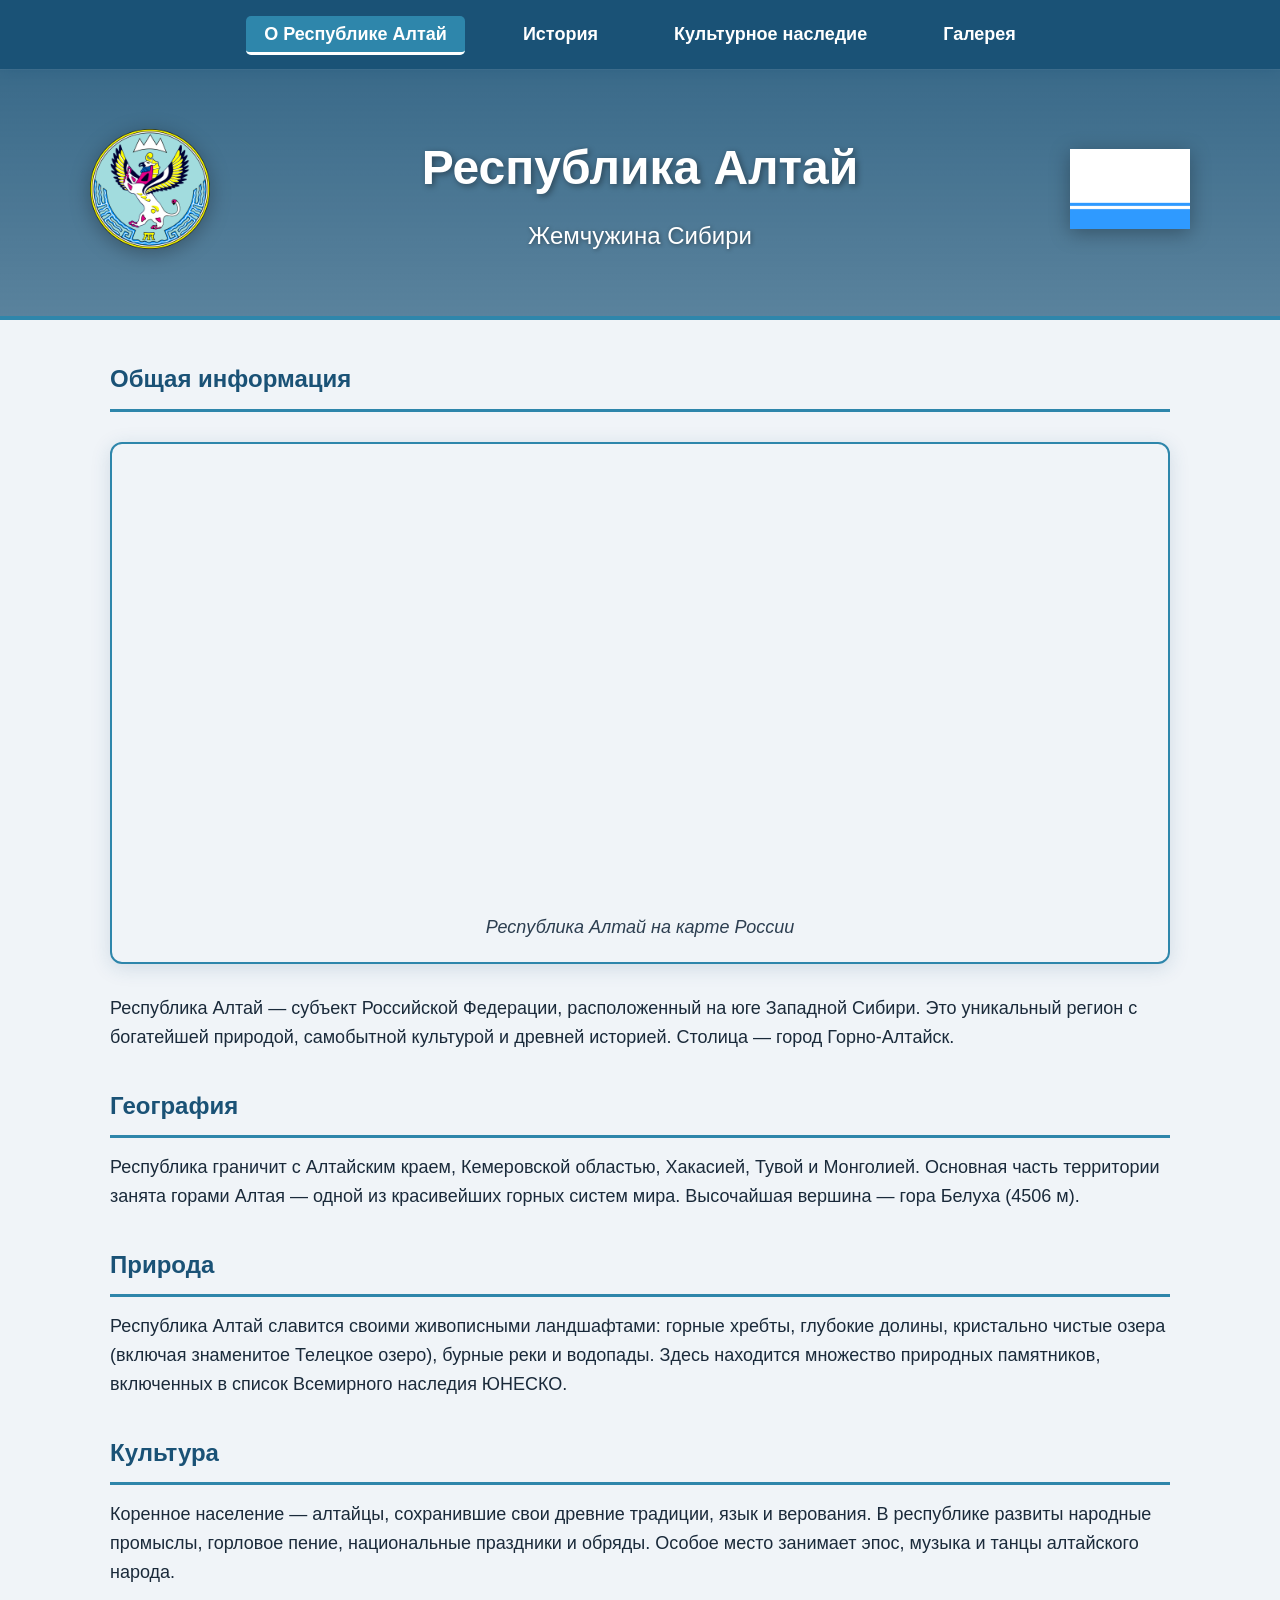
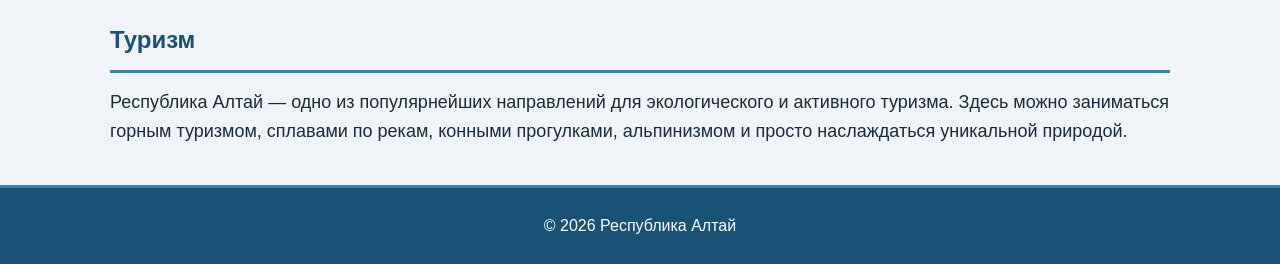
<file: index.html>
<!DOCTYPE html>
<html lang="ru">
<head>
    <meta charset="UTF-8">
    <meta name="viewport" content="width=device-width, initial-scale=1.0">
    <title>Республика Алтай</title>
    <link rel="stylesheet" href="Style.css">
</head>
<body>
    <header>
        <nav>
            <ul>
                <li><a href="index.html" class="active">О Республике Алтай</a></li>
                <li><a href="история.html">История</a></li>
                <li><a href="Культурное наследие Республики Алтай.html">Культурное наследие</a></li>
                <li><a href="галерея.html">Галерея</a></li>
            </ul>
        </nav>
    </header>
    <main>
        <section class="hero">
            <div class="hero-content">
                <!-- ГЕРБ слева -->
                <div class="hero-symbol left">
                    <img src="герб ра.png" alt="Герб Республики Алтай" class="symbol-img">
                </div>
                
                <!-- ЗАГОЛОВОК по центру -->
                <div class="hero-title">
                    <h1>Республика Алтай</h1>
                    <p>Жемчужина Сибири</p>
                </div>
                
                <!-- ФЛАГ справа -->
                <div class="hero-symbol right">
                    <img src="флаг ра.png" alt="Флаг Республики Алтай" class="symbol-img">
                </div>
            </div>
        </section>
        <section class="content">
            <h2>Общая информация</h2>
            
            <!-- КАРТА РЕСПУБЛИКИ АЛТАЙ -->
            <div class="map-container">
                <iframe src="https://www.google.com/maps/embed?pb=!1m18!1m12!1m3!1d1995671.4480268098!2d82.6227288857518!3d51.44045087919906!2m3!1f0!2f0!3f0!3m2!1i1024!2i768!4f13.1!3m3!1m2!1s0x42c94c85f09b338d%3A0x39c63875c3b731b7!2z0KDQtdGB0L_Rg9Cx0LvQuNC60LAg0JDQu9GC0LDQuQ!5e0!3m2!1sru!2sru!4v1700000000000!5m2!1sru!2sru" 
                        width="100%" 
                        height="450" 
                        style="border:0; border-radius: 12px;" 
                        allowfullscreen="" 
                        loading="lazy" 
                        referrerpolicy="no-referrer-when-downgrade">
                </iframe>
                <p class="image-caption">Республика Алтай на карте России</p>
            </div>
            
            <p>Республика Алтай — субъект Российской Федерации, расположенный на юге Западной Сибири. Это уникальный регион с богатейшей природой, самобытной культурой и древней историей. Столица — город Горно-Алтайск.</p>
            
            <h2>География</h2>
            <p>Республика граничит с Алтайским краем, Кемеровской областью, Хакасией, Тувой и Монголией. Основная часть территории занята горами Алтая — одной из красивейших горных систем мира. Высочайшая вершина — гора Белуха (4506 м).</p>
            
            <h2>Природа</h2>
            <p>Республика Алтай славится своими живописными ландшафтами: горные хребты, глубокие долины, кристально чистые озера (включая знаменитое Телецкое озеро), бурные реки и водопады. Здесь находится множество природных памятников, включенных в список Всемирного наследия ЮНЕСКО.</p>
            
            <h2>Культура</h2>
            <p>Коренное население — алтайцы, сохранившие свои древние традиции, язык и верования. В республике развиты народные промыслы, горловое пение, национальные праздники и обряды. Особое место занимает эпос, музыка и танцы алтайского народа.</p>
            
            <h2>Туризм</h2>
            <p>Республика Алтай — одно из популярнейших направлений для экологического и активного туризма. Здесь можно заниматься горным туризмом, сплавами по рекам, конными прогулками, альпинизмом и просто наслаждаться уникальной природой.</p>
        </section>
    </main>
    <footer>
        <p>&copy; 2026 Республика Алтай</p>
    </footer>
</body>
</html>
</file>
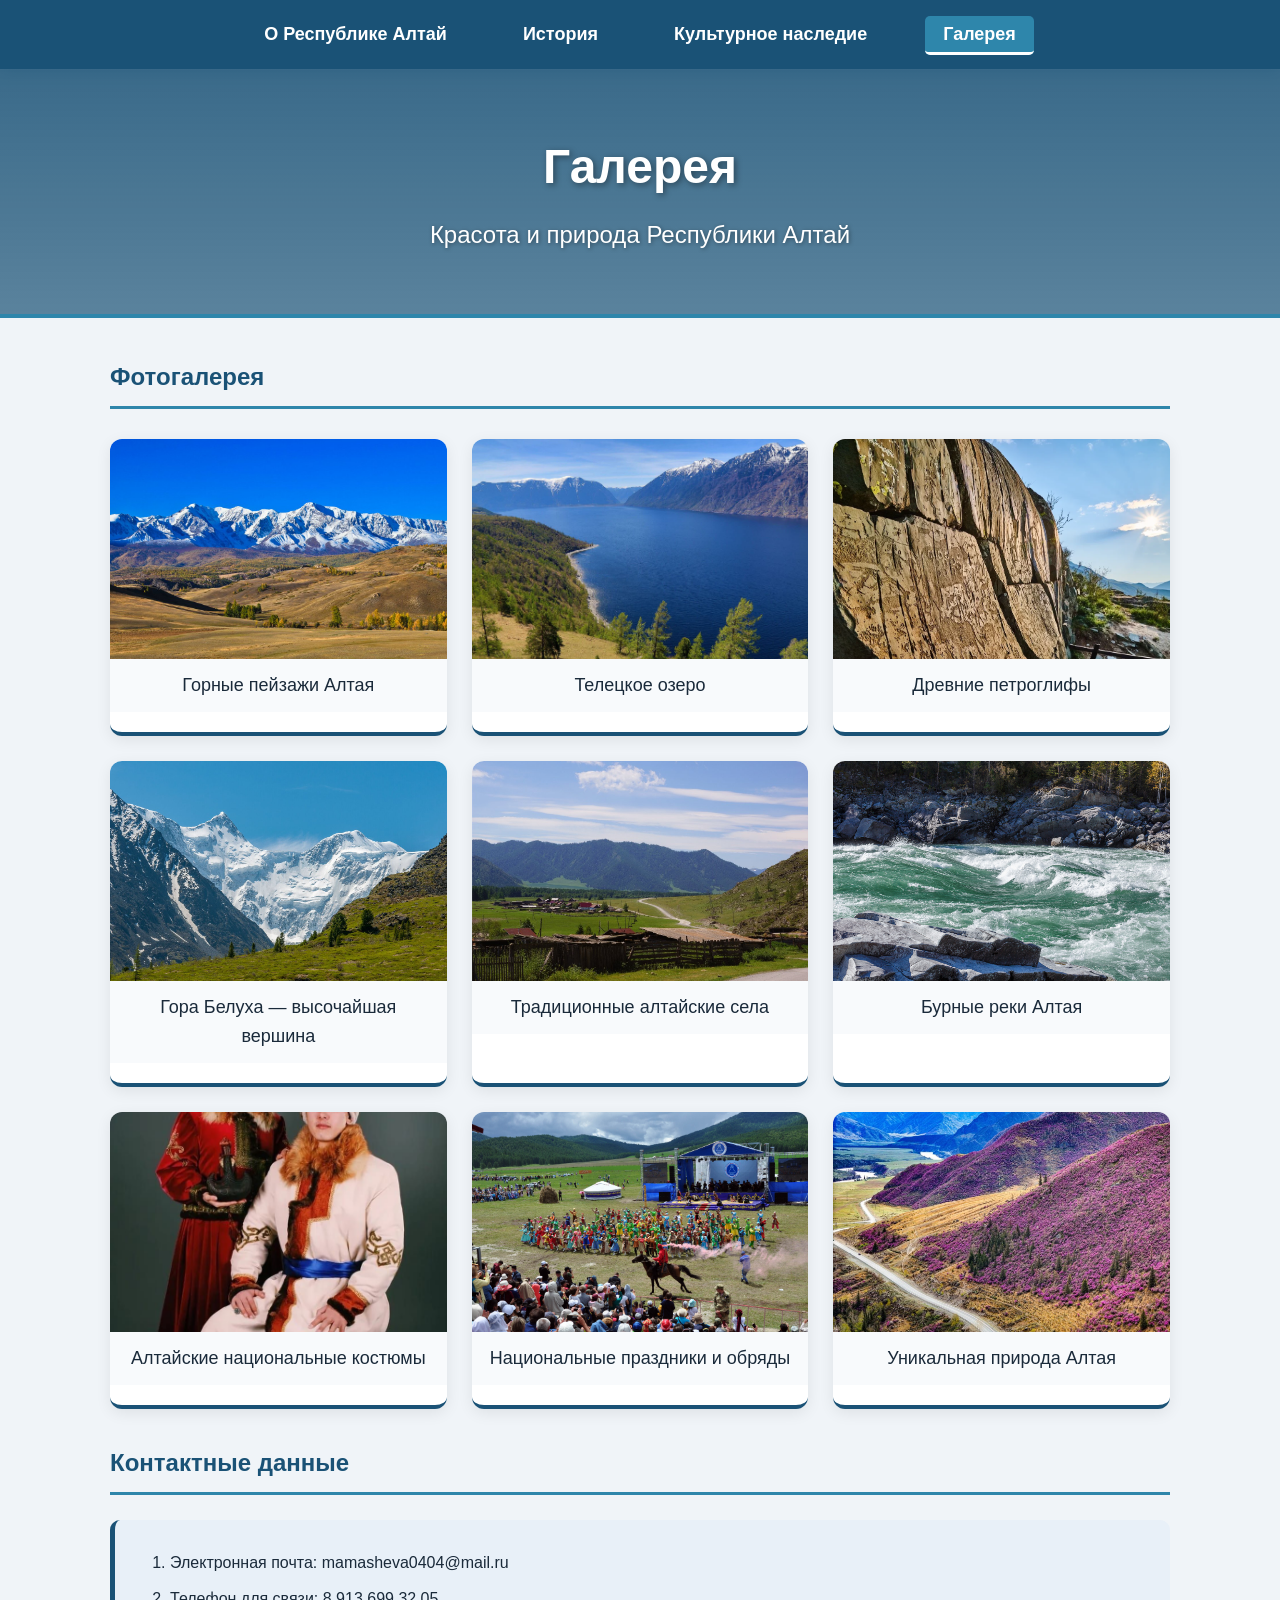
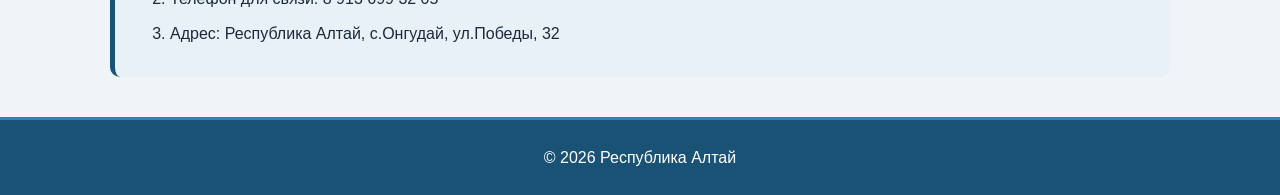
<file: галерея.html>
<!DOCTYPE html>
<html lang="ru">
<head>
    <meta charset="UTF-8">
    <meta name="viewport" content="width=device-width, initial-scale=1.0">
    <title>Галерея - Республика Алтай</title>
    <link rel="stylesheet" href="Style.css">
    <link rel="stylesheet" href="галерея.css">
</head>
<body>
    <header>
        <nav>
            <ul>
                <li><a href="index.html">О Республике Алтай</a></li>
                <li><a href="история.html">История</a></li>
                <li><a href="Культурное наследие Республики Алтай.html">Культурное наследие</a></li>
                <li><a href="галерея.html" class="active">Галерея</a></li>
            </ul>
        </nav>
    </header>
    <main>
        <section class="hero">
            <h1>Галерея</h1>
            <p>Красота и природа Республики Алтай</p>
        </section>
        <section class="content">
            <h2>Фотогалерея</h2>
            <div class="gallery-grid">
                <div class="gallery-item">
                    <img src="горы алтая.png" alt="Горы Алтая">
                    <p class="gallery-caption">Горные пейзажи Алтая</p>
                </div>
                <div class="gallery-item">
                    <img src="телецкое озеро.png" alt="Телецкое озеро">
                    <p class="gallery-caption">Телецкое озеро</p>
                </div>
                <div class="gallery-item">
                    <img src="петроглифы калбак-таш.png" alt="Петроглифы">
                    <p class="gallery-caption">Древние петроглифы</p>
                </div>
                <div class="gallery-item">
                    <img src="гора белуха.png" alt="Гора Белуха">
                    <p class="gallery-caption">Гора Белуха — высочайшая вершина</p>
                </div>
                <div class="gallery-item">
                    <img src="село.png" alt="Алтайское село">
                    <p class="gallery-caption">Традиционные алтайские села</p>
                </div>
                <div class="gallery-item">
                    <img src="река.png" alt="Реки Алтая">
                    <p class="gallery-caption">Бурные реки Алтая</p>
                </div>
                <div class="gallery-item">
                    <img src="костюм.png" alt="Алтайский национальный костюм">
                    <p class="gallery-caption">Алтайские национальные костюмы</p>
                </div>
                <div class="gallery-item">
                    <img src="эл-ойын.png" alt="Алтайский праздник">
                    <p class="gallery-caption">Национальные праздники и обряды</p>
                </div>
                <div class="gallery-item">
                    <img src="маральник.png" alt="Природа Алтая">
                    <p class="gallery-caption">Уникальная природа Алтая</p>
                </div>
            </div>

            <h2>Контактные данные</h2>
            <div class="instruction-box">
                <ol>
                    <li>Электронная почта: mamasheva0404@mail.ru</li>
                    <li>Телефон для  связи: 8 913 699 32 05</li>
                    <li>Адрес: Республика Алтай, с.Онгудай, ул.Победы, 32</code></li>
                </ol>
            </div>
        </section>
    </main>
    <footer>
        <p>&copy; 2026 Республика Алтай</p>
    </footer>
</body>
</html>
</file>
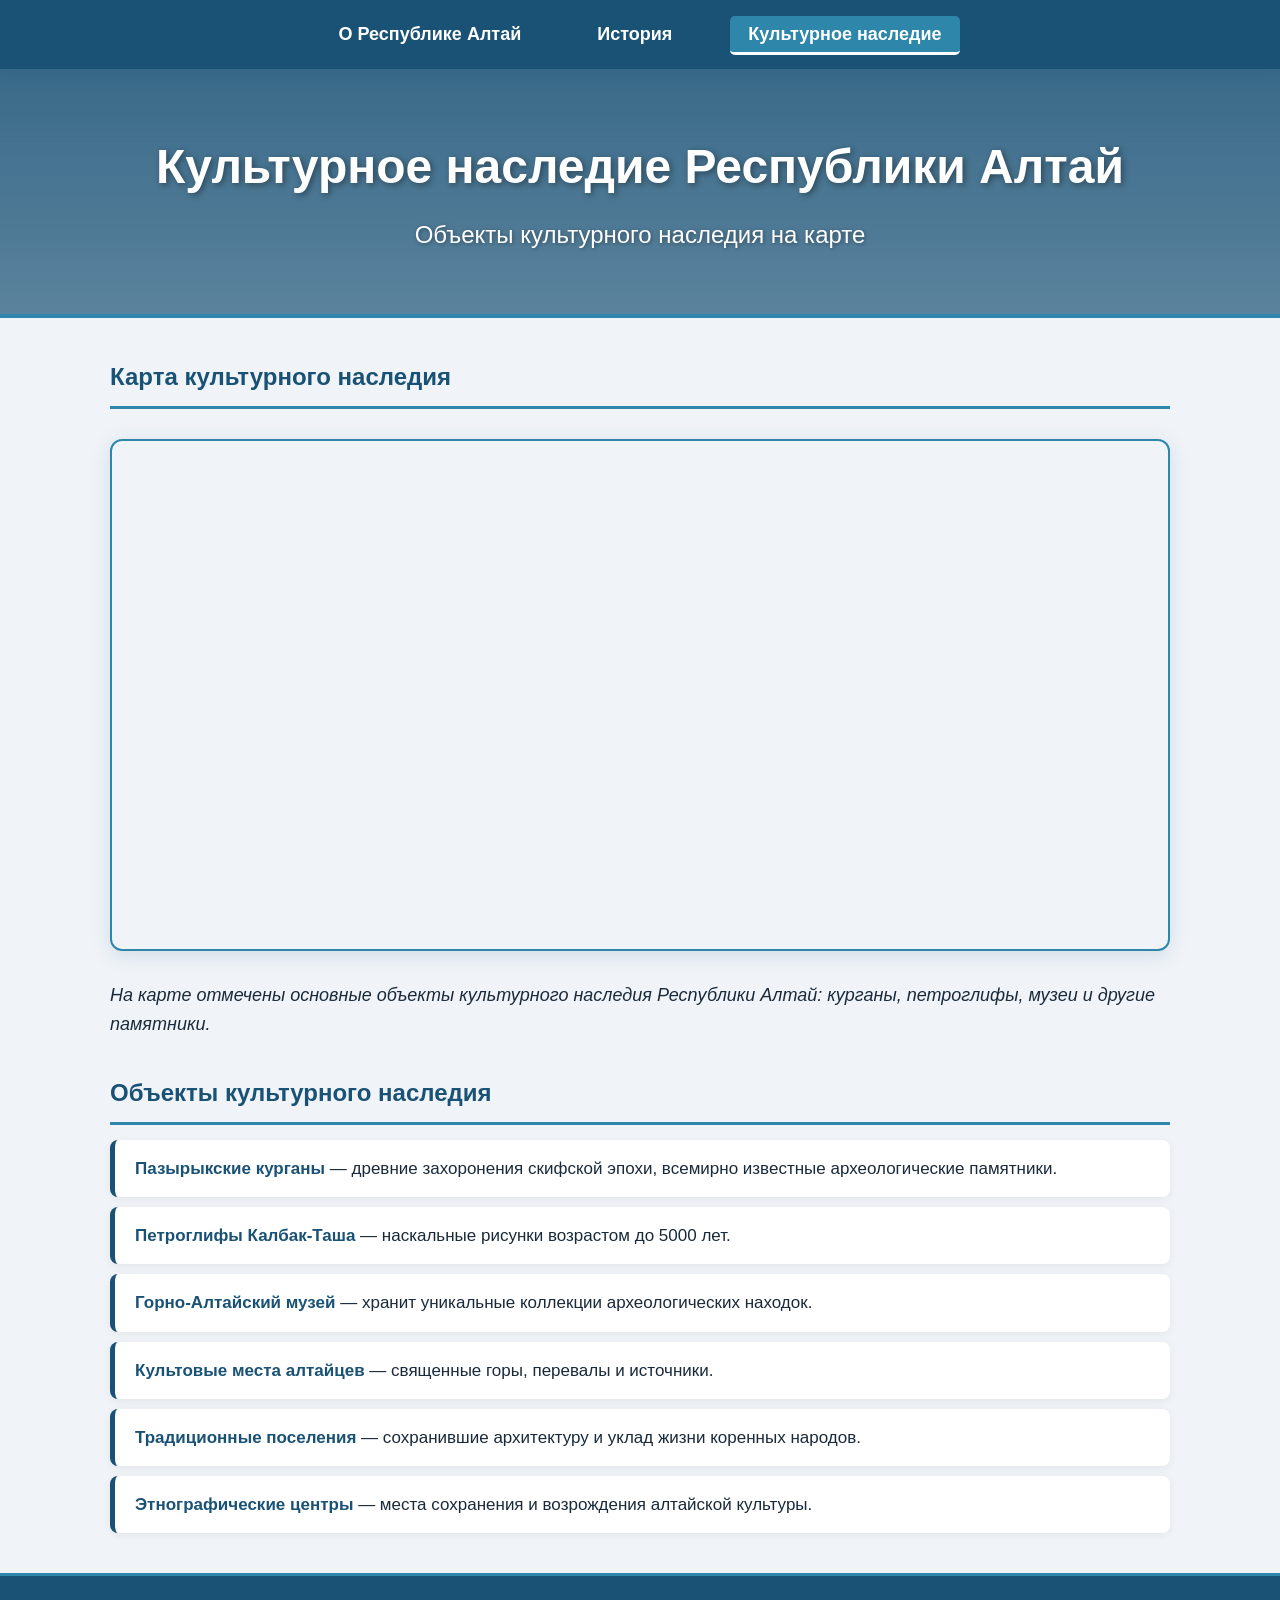
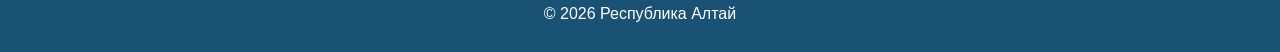
<file: ДОСТОПРИМЕЧАТЕЛЬНОСТИ.html>
﻿<!DOCTYPE html>
<html lang="ru">
<head>
    <meta charset="UTF-8">
    <meta name="viewport" content="width=device-width, initial-scale=1.0">
    <title>Культурное наследие Республики Алтай</title>
    <link rel="stylesheet" href="Style.css">
    <link rel="stylesheet" href="достопримечательности.css">
</head>
<body>
    <header>
        <nav>
            <ul>
                <li><a href="index.html">О Республике Алтай</a></li>
                <li><a href="история.html">История</a></li>
                <li><a href="культурное-наследие.html" class="active">Культурное наследие</a></li>
            </ul>
        </nav>
    </header>
    <main>
        <section class="hero">
            <h1>Культурное наследие Республики Алтай</h1>
            <p>Объекты культурного наследия на карте</p>
        </section>
        <section class="content">
            <h2>Карта культурного наследия</h2>
            <div class="map-container">
                <!-- Здесь будет ваша карта культурного наследия -->
                <iframe src="https://www.google.com/maps/embed?pb=!1m18!1m12!1m3!1d1995671.4480268098!2d82.6227288857518!3d51.44045087919906!2m3!1f0!2f0!3f0!3m2!1i1024!2i768!4f13.1!3m3!1m2!1s0x42c94c85f09b338d%3A0x39c63875c3b731b7!2z0KDQtdGB0L_Rg9Cx0LvQuNC60LAg0JDQu9GC0LDQuQ!5e0!3m2!1sru!2sru!4v1700000000000!5m2!1sru!2sru" 
                        width="100%" 
                        height="500" 
                        style="border:0;" 
                        allowfullscreen="" 
                        loading="lazy">
                </iframe>
            </div>
            <p><em>На карте отмечены основные объекты культурного наследия Республики Алтай: курганы, петроглифы, музеи и другие памятники.</em></p>
            
            <h2>Объекты культурного наследия</h2>
            <ul class="heritage-list">
                <li><strong>Пазырыкские курганы</strong> — древние захоронения скифской эпохи, всемирно известные археологические памятники.</li>
                <li><strong>Петроглифы Калбак-Таша</strong> — наскальные рисунки возрастом до 5000 лет.</li>
                <li><strong>Горно-Алтайский музей</strong> — хранит уникальные коллекции археологических находок.</li>
                <li><strong>Культовые места алтайцев</strong> — священные горы, перевалы и источники.</li>
                <li><strong>Традиционные поселения</strong> — сохранившие архитектуру и уклад жизни коренных народов.</li>
                <li><strong>Этнографические центры</strong> — места сохранения и возрождения алтайской культуры.</li>
            </ul>
        </section>
    </main>
    <footer>
        <p>&copy; 2026 Республика Алтай</p>
    </footer>
</body>
</html>
</file>
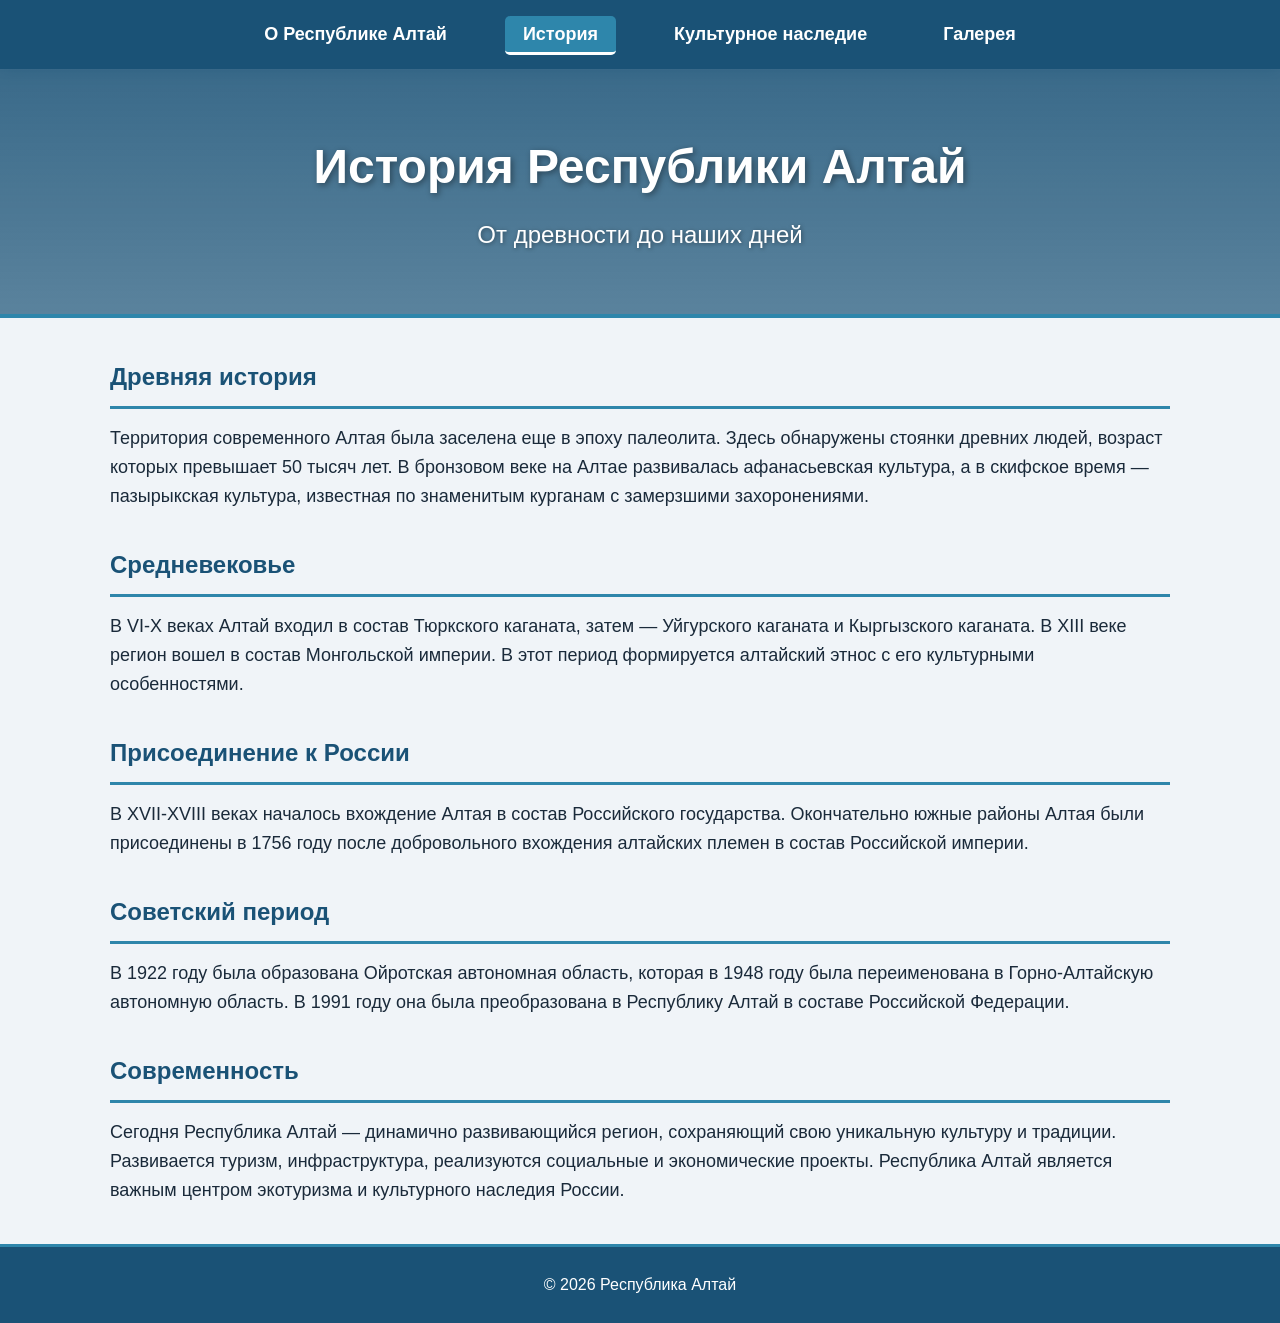
<file: история.html>
﻿<!DOCTYPE html>
<html lang="ru">
<head>
    <meta charset="UTF-8">
    <meta name="viewport" content="width=device-width, initial-scale=1.0">
    <title>История Республики Алтай</title>
    <link rel="stylesheet" href="Style.css">
    <link rel="stylesheet" href="история.css">
</head>
<body>
    <header>
        <nav>
            <ul>
                <li><a href="index.html">О Республике Алтай</a></li>
                <li><a href="история.html" class="active">История</a></li>
                <li><a href="Культурное наследие Республики Алтай.html">Культурное наследие</a></li>
                <li><a href="галерея.html">Галерея</a></li>
            </ul>
        </nav>
    </header>
    <main>
        <section class="hero">
            <h1>История Республики Алтай</h1>
            <p>От древности до наших дней</p>
        </section>
        <section class="content">
            <h2>Древняя история</h2>
            <p>Территория современного Алтая была заселена еще в эпоху палеолита. Здесь обнаружены стоянки древних людей, возраст которых превышает 50 тысяч лет. В бронзовом веке на Алтае развивалась афанасьевская культура, а в скифское время — пазырыкская культура, известная по знаменитым курганам с замерзшими захоронениями.</p>
            
            <h2>Средневековье</h2>
            <p>В VI-X веках Алтай входил в состав Тюркского каганата, затем — Уйгурского каганата и Кыргызского каганата. В XIII веке регион вошел в состав Монгольской империи. В этот период формируется алтайский этнос с его культурными особенностями.</p>
            
            <h2>Присоединение к России</h2>
            <p>В XVII-XVIII веках началось вхождение Алтая в состав Российского государства. Окончательно южные районы Алтая были присоединены в 1756 году после добровольного вхождения алтайских племен в состав Российской империи.</p>
            
            <h2>Советский период</h2>
            <p>В 1922 году была образована Ойротская автономная область, которая в 1948 году была переименована в Горно-Алтайскую автономную область. В 1991 году она была преобразована в Республику Алтай в составе Российской Федерации.</p>
            
            <h2>Современность</h2>
            <p>Сегодня Республика Алтай — динамично развивающийся регион, сохраняющий свою уникальную культуру и традиции. Развивается туризм, инфраструктура, реализуются социальные и экономические проекты. Республика Алтай является важным центром экотуризма и культурного наследия России.</p>
        </section>
    </main>
    <footer>
        <p>&copy; 2026 Республика Алтай</p>
    </footer>
</body>
</html>
</file>
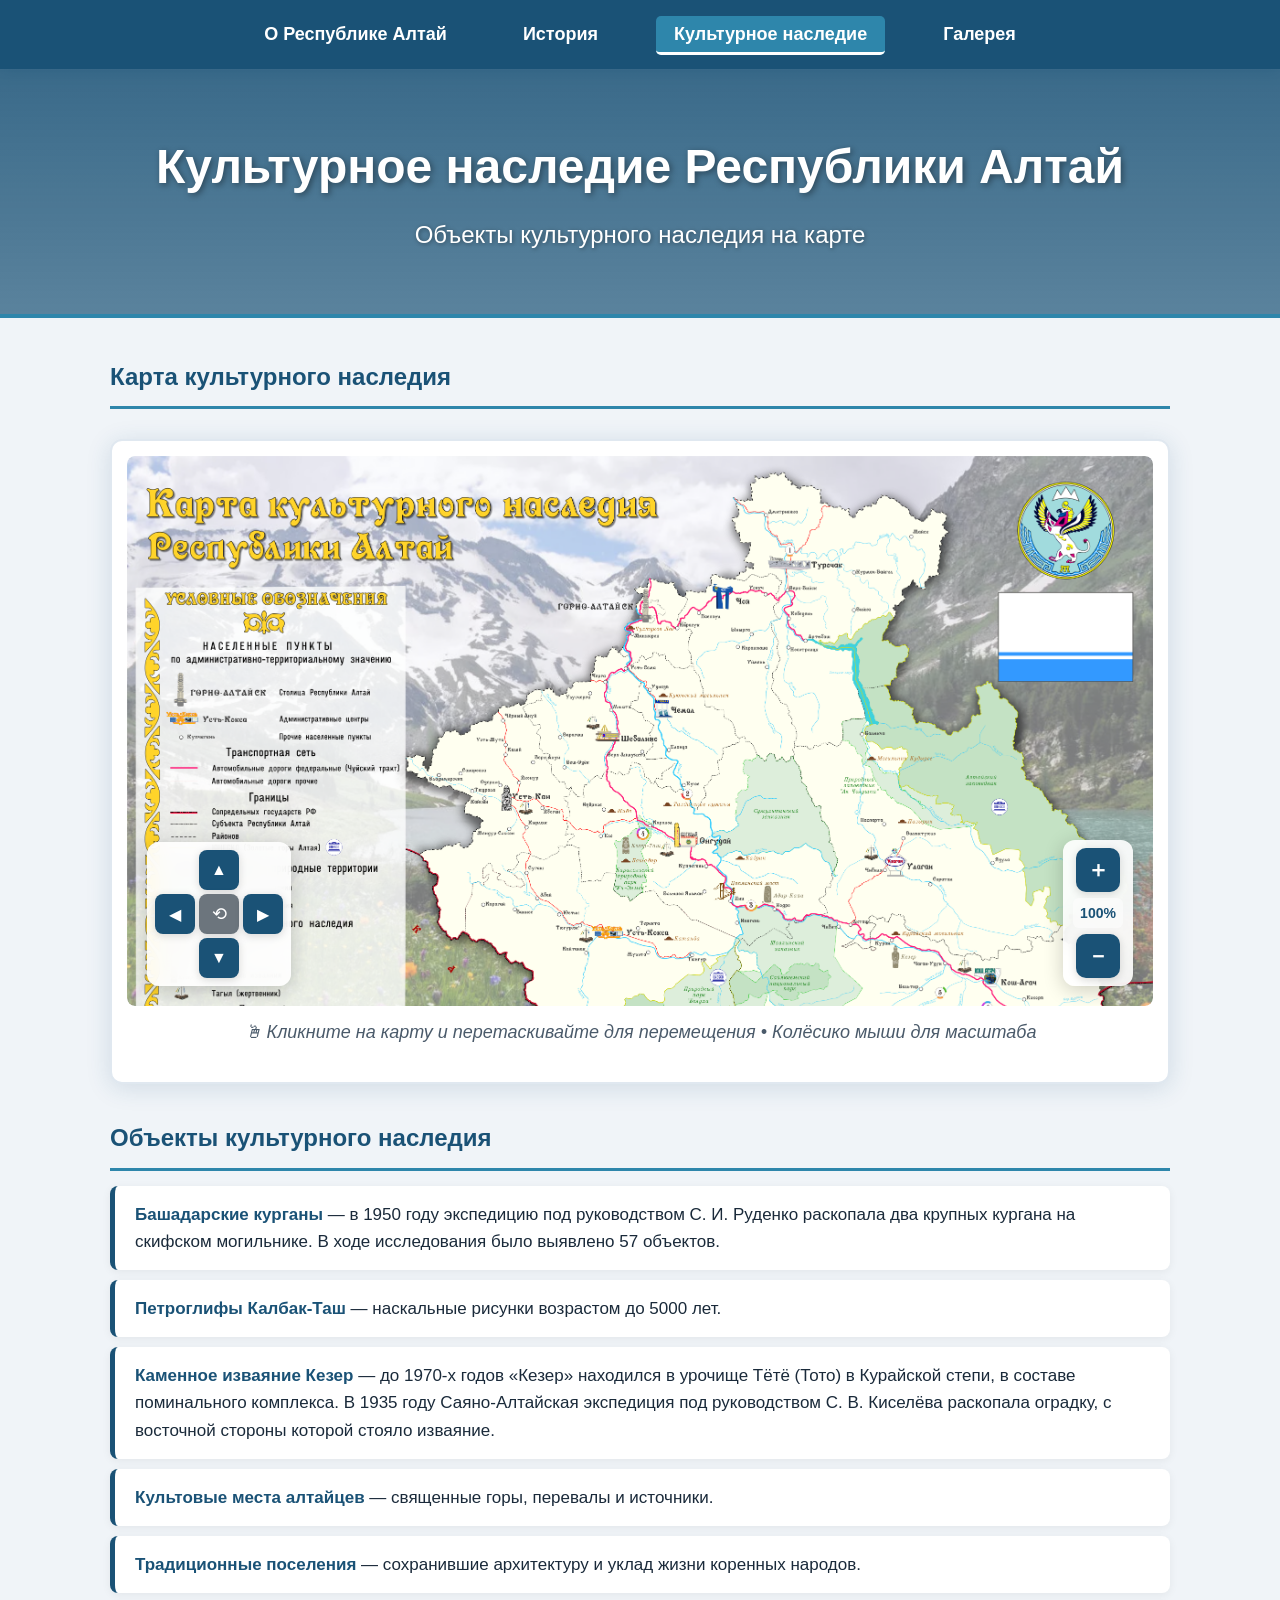
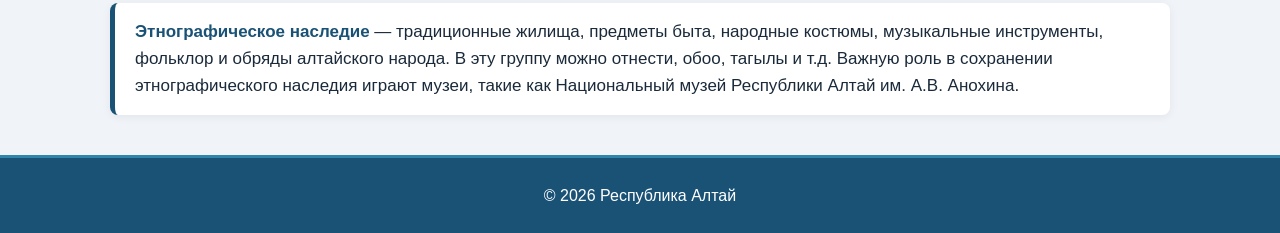
<file: Культурное наследие Республики Алтай.html>
﻿<!DOCTYPE html>
<html lang="ru">
<head>
    <meta charset="UTF-8">
    <meta name="viewport" content="width=device-width, initial-scale=1.0">
    <title>Культурное наследие Республики Алтай</title>
    <link rel="stylesheet" href="Style.css">
    <link rel="stylesheet" href="Культурное наследие Республики Алтай.css">
</head>
<body>
    <header>
        <nav>
            <ul>
                <li><a href="index.html">О Республике Алтай</a></li>
                <li><a href="история.html">История</a></li>
                <li><a href="Культурное наследие Республики Алтай.html" class="active">Культурное наследие</a></li>
                <li><a href="галерея.html">Галерея</a></li>
            </ul>
        </nav>
    </header>
    <main>
        <section class="hero">
            <h1>Культурное наследие Республики Алтай</h1>
            <p>Объекты культурного наследия на карте</p>
        </section>
        <section class="content">
            <h2>Карта культурного наследия</h2>
            <div class="map-container">
                <div class="map-wrapper">
                    <div class="map-viewport" id="mapViewport">
                        <img src="1.1.png" alt="Карта культурного наследия Республики Алтай" class="map-image" id="mapImage">
                        
                        <!-- КНОПКИ УПРАВЛЕНИЯ (поверх карты) -->
                        <div class="map-controls-overlay">
                            <!-- Стрелки движения -->
                            <div class="direction-controls">
                                <button class="dir-btn" onclick="moveMap('up')" title="Вверх">▲</button>
                                <button class="dir-btn" onclick="moveMap('left')" title="Влево">◀</button>
                                <button class="dir-btn reset-btn" onclick="resetMap()" title="Сброс">⟲</button>
                                <button class="dir-btn" onclick="moveMap('right')" title="Вправо">▶</button>
                                <button class="dir-btn" onclick="moveMap('down')" title="Вниз">▼</button>
                            </div>
                            
                            <!-- Зум-кнопки -->
                            <div class="zoom-controls">
                                <button class="zoom-btn" onclick="zoomIn()" title="Увеличить">＋</button>
                                <span class="zoom-level" id="zoomLevel">100%</span>
                                <button class="zoom-btn" onclick="zoomOut()" title="Уменьшить">－</button>
                            </div>
                        </div>
                    </div>
                </div>
                
                <p class="image-caption">🖱 Кликните на карту и перетаскивайте для перемещения • Колёсико мыши для масштаба</p>
            </div>
            
            <h2>Объекты культурного наследия</h2>
            <ul class="heritage-list">
                <li><strong>Башадарские курганы</strong> — в 1950 году экспедицию под руководством С. И. Руденко раскопала два крупных кургана на скифском могильнике. В ходе исследования было выявлено 57 объектов.</li>
                <li><strong>Петроглифы Калбак-Таш</strong> — наскальные рисунки возрастом до 5000 лет.</li>
                <li><strong>Каменное изваяние Кезер</strong> — до 1970-х годов «Кезер» находился в урочище Тётё (Тото) в Курайской степи, в составе поминального комплекса. В 1935 году Саяно-Алтайская экспедиция под руководством С. В. Киселёва раскопала оградку, с восточной стороны которой стояло изваяние.</li>
                <li><strong>Культовые места алтайцев</strong> — священные горы, перевалы и источники.</li>
                <li><strong>Традиционные поселения</strong> — сохранившие архитектуру и уклад жизни коренных народов.</li>
                <li><strong>Этнографическое наследие</strong> — традиционные жилища, предметы быта, народные костюмы, музыкальные инструменты, фольклор и обряды алтайского народа. В эту группу можно отнести, обоо, тагылы и т.д. Важную роль в сохранении этнографического наследия играют музеи, такие как Национальный музей Республики Алтай им. А.В. Анохина.</li>
            </ul>
        </section>
    </main>
    <footer>
        <p>&copy; 2026 Республика Алтай</p>
    </footer>

    <!-- СКРИПТ ДЛЯ УПРАВЛЕНИЯ КАРТОЙ -->
    <script>
        let currentZoom = 1;
        let posX = 0;
        let posY = 0;
        let isDragging = false;
        let startX, startY, startPosX, startPosY;
        
        const mapImage = document.getElementById('mapImage');
        const viewport = document.getElementById('mapViewport');
        const zoomLevel = document.getElementById('zoomLevel');

        // Функции масштабирования
        function zoomIn() {
            if (currentZoom < 2.5) {
                currentZoom += 0.1;
                updateMap();
            }
        }

        function zoomOut() {
            if (currentZoom > 0.5) {
                currentZoom -= 0.1;
                updateMap();
            }
        }

        function resetMap() {
            currentZoom = 1;
            posX = 0;
            posY = 0;
            updateMap();
        }

        // Функции движения
        function moveMap(direction) {
            const step = 60 / currentZoom;
            switch(direction) {
                case 'up': posY += step; break;
                case 'down': posY -= step; break;
                case 'left': posX += step; break;
                case 'right': posX -= step; break;
            }
            updateMap();
        }

        // Обновление карты
        function updateMap() {
            mapImage.style.transform = `translate(${posX}px, ${posY}px) scale(${currentZoom})`;
            zoomLevel.textContent = Math.round(currentZoom * 100) + '%';
            
            if (currentZoom > 1) {
                mapImage.style.cursor = 'grab';
            } else {
                mapImage.style.cursor = 'default';
            }
        }

        // Drag & Drop (перетаскивание мышью)
        mapImage.addEventListener('mousedown', function(e) {
            if (currentZoom > 1) {
                isDragging = true;
                startX = e.clientX;
                startY = e.clientY;
                startPosX = posX;
                startPosY = posY;
                mapImage.style.cursor = 'grabbing';
                e.preventDefault();
            }
        });

        document.addEventListener('mousemove', function(e) {
            if (isDragging) {
                const dx = e.clientX - startX;
                const dy = e.clientY - startY;
                posX = startPosX + dx;
                posY = startPosY + dy;
                updateMap();
            }
        });

        document.addEventListener('mouseup', function() {
            if (isDragging) {
                isDragging = false;
                if (currentZoom > 1) {
                    mapImage.style.cursor = 'grab';
                }
            }
        });

        // Масштабирование колёсиком
        viewport.addEventListener('wheel', function(e) {
            e.preventDefault();
            if (e.deltaY < 0) {
                zoomIn();
            } else {
                zoomOut();
            }
        });

        // Клавиатурные shortcuts
        document.addEventListener('keydown', function(e) {
            switch(e.key) {
                case '+': e.preventDefault(); zoomIn(); break;
                case '-': e.preventDefault(); zoomOut(); break;
                case 'ArrowUp': e.preventDefault(); moveMap('up'); break;
                case 'ArrowDown': e.preventDefault(); moveMap('down'); break;
                case 'ArrowLeft': e.preventDefault(); moveMap('left'); break;
                case 'ArrowRight': e.preventDefault(); moveMap('right'); break;
                case 'r': e.preventDefault(); resetMap(); break;
            }
        });

        // Сенсорная поддержка (для телефонов)
        let touchStartX, touchStartY, touchPosX, touchPosY;
        
        mapImage.addEventListener('touchstart', function(e) {
            if (e.touches.length === 1 && currentZoom > 1) {
                const touch = e.touches[0];
                touchStartX = touch.clientX;
                touchStartY = touch.clientY;
                touchPosX = posX;
                touchPosY = posY;
            }
        });

        mapImage.addEventListener('touchmove', function(e) {
            if (e.touches.length === 1 && currentZoom > 1) {
                const touch = e.touches[0];
                const dx = touch.clientX - touchStartX;
                const dy = touch.clientY - touchStartY;
                posX = touchPosX + dx;
                posY = touchPosY + dy;
                updateMap();
                e.preventDefault();
            }
        });

        // Инициализация
        updateMap();
    </script>
</body>
</html>
</file>
<file: Style.css>
﻿* {
    margin: 0;
    padding: 0;
    box-sizing: border-box;
}

body {
    font-family: Arial, sans-serif;
    background: #f0f4f8;
    color: #1a2a3a;
    line-height: 1.6;
}

header {
    background: #1a5276;
    padding: 20px 0;
    box-shadow: 0 2px 15px rgba(26, 82, 118, 0.3);
}

nav ul {
    list-style: none;
    display: flex;
    justify-content: center;
    gap: 40px;
    flex-wrap: wrap;
}

nav a {
    color: white;
    text-decoration: none;
    font-size: 18px;
    font-weight: 600;
    padding: 8px 18px;
    border-radius: 5px;
    transition: background 0.3s, transform 0.2s;
}

nav a:hover {
    background: #2E86AB;
    transform: scale(1.05);
}

nav a.active {
    background: #2E86AB;
    border-bottom: 3px solid white;
}

/* ===== HERO С ГЕРБОМ И ФЛАГОМ ===== */
.hero {
    background: linear-gradient(rgba(26, 82, 118, 0.85), rgba(26, 82, 118, 0.7));
    background-size: cover;
    background-position: center;
    color: white;
    text-align: center;
    padding: 60px 20px;
    border-bottom: 4px solid #2E86AB;
}

.hero-content {
    display: flex;
    align-items: center;
    justify-content: center;
    gap: 40px;
    max-width: 1100px;
    margin: 0 auto;
}

.hero-symbol {
    flex: 0 0 auto;
    width: 120px;
}

.symbol-img {
    width: 100%;
    height: auto;
    max-height: 120px;
    object-fit: contain;
    filter: drop-shadow(0 4px 10px rgba(0, 0, 0, 0.3));
    transition: transform 0.3s ease;
}

.symbol-img:hover {
    transform: scale(1.08);
}

.hero-title {
    flex: 1;
    text-align: center;
}

.hero h1 {
    font-size: 48px;
    margin-bottom: 10px;
    text-shadow: 2px 2px 6px rgba(0, 0, 0, 0.4);
}

.hero p {
    font-size: 24px;
    font-weight: 300;
    text-shadow: 1px 1px 4px rgba(0, 0, 0, 0.4);
}

/* ===== ОСТАЛЬНЫЕ СТИЛИ ===== */
.content {
    max-width: 1100px;
    margin: 40px auto;
    padding: 0 20px;
}

.content h2 {
    color: #1a5276;
    margin-top: 35px;
    margin-bottom: 15px;
    border-bottom: 3px solid #2E86AB;
    padding-bottom: 10px;
}

.content p {
    margin-bottom: 20px;
    font-size: 18px;
}

.map-container {
    margin: 30px 0;
    border-radius: 12px;
    overflow: hidden;
    box-shadow: 0 4px 20px rgba(26, 82, 118, 0.15);
    border: 2px solid #2E86AB;
}

.image-caption {
    margin-top: 12px;
    font-size: 16px;
    color: #2c3e50;
    font-style: italic;
    text-align: center;
}

.heritage-list {
    list-style: none;
    padding: 0;
}

.heritage-list li {
    background: white;
    padding: 15px 20px;
    margin-bottom: 10px;
    border-radius: 8px;
    box-shadow: 0 2px 10px rgba(0,0,0,0.06);
    border-left: 5px solid #1a5276;
    font-size: 17px;
    transition: transform 0.2s, box-shadow 0.2s;
}

.heritage-list li:hover {
    transform: translateX(5px);
    box-shadow: 0 4px 15px rgba(26, 82, 118, 0.15);
}

.heritage-list li strong {
    color: #1a5276;
}

footer {
    background: #1a5276;
    color: white;
    text-align: center;
    padding: 25px;
    margin-top: 40px;
    border-top: 3px solid #2E86AB;
}

/* ===== АДАПТИВНОСТЬ ===== */
@media (max-width: 768px) {
    nav ul {
        flex-direction: column;
        align-items: center;
        gap: 10px;
    }
    
    nav a {
        font-size: 16px;
        padding: 6px 14px;
    }
    
    .hero-content {
        flex-direction: column;
        gap: 15px;
    }
    
    .hero-symbol {
        width: 80px;
    }
    
    .symbol-img {
        max-height: 80px;
    }
    
    .hero h1 {
        font-size: 32px;
    }
    
    .hero p {
        font-size: 18px;
    }
    
    .content p {
        font-size: 16px;
    }
    
    .map-container iframe {
        height: 300px;
    }
}

@media (max-width: 480px) {
    .hero-symbol {
        width: 60px;
    }
    
    .symbol-img {
        max-height: 60px;
    }
    
    .hero h1 {
        font-size: 26px;
    }
    
    .hero p {
        font-size: 16px;
    }
}
</file>
<file: галерея.css>
/* Стили для страницы галереи */

.gallery-grid {
    display: grid;
    grid-template-columns: repeat(auto-fill, minmax(280px, 1fr));
    gap: 25px;
    margin: 30px 0;
}

.gallery-item {
    background: white;
    border-radius: 12px;
    overflow: hidden;
    box-shadow: 0 4px 15px rgba(0, 0, 0, 0.08);
    transition: transform 0.3s ease, box-shadow 0.3s ease;
    border-bottom: 4px solid #1a5276;
}

.gallery-item:hover {
    transform: translateY(-8px);
    box-shadow: 0 8px 35px rgba(26, 82, 118, 0.2);
    border-bottom-color: #2E86AB;
}

.gallery-item img {
    width: 100%;
    height: 220px;
    object-fit: cover;
    display: block;
}

.gallery-caption {
    padding: 12px 16px;
    margin: 0;
    font-size: 15px;
    color: #1a2a3a;
    text-align: center;
    background: #f8fafc;
    font-weight: 500;
}

.instruction-box {
    background: #e8f0f8;
    border-left: 5px solid #1a5276;
    padding: 20px 30px;
    border-radius: 10px;
    margin: 25px 0;
}

.instruction-box ol {
    padding-left: 25px;
    margin: 10px 0;
}

.instruction-box li {
    margin-bottom: 10px;
    font-size: 16px;
    line-height: 1.6;
}

.instruction-box code {
    background: #d4e2f0;
    padding: 2px 12px;
    border-radius: 4px;
    font-size: 14px;
    color: #1a5276;
    font-weight: 600;
}

/* Адаптивность */
@media (max-width: 768px) {
    .gallery-grid {
        grid-template-columns: repeat(auto-fill, minmax(200px, 1fr));
        gap: 15px;
    }

    .gallery-item img {
        height: 170px;
    }

    .instruction-box {
        padding: 15px 20px;
    }
}

@media (max-width: 480px) {
    .gallery-grid {
        grid-template-columns: 1fr 1fr;
        gap: 10px;
    }

    .gallery-item img {
        height: 140px;
    }

    .gallery-caption {
        font-size: 13px;
        padding: 8px 10px;
    }
}
</file>
<file: достопримечательности.css>
﻿/* Стили для страницы культурного наследия */
.heritage-card {
    background: white;
    border-radius: 10px;
    padding: 20px;
    margin: 20px 0;
    box-shadow: 0 4px 15px rgba(0,0,0,0.08);
    transition: transform 0.3s;
}

.heritage-card:hover {
    transform: translateY(-5px);
}

.heritage-card img {
    width: 100%;
    height: 200px;
    object-fit: cover;
    border-radius: 8px;
    margin-bottom: 15px;
}

.heritage-card h3 {
    color: #2c5f2d;
    margin-bottom: 10px;
}

.heritage-card p {
    font-size: 16px !important;
}

@media (max-width: 768px) {
    .heritage-card {
        padding: 15px;
    }
}
        margin-right: 8px;
    }
</file>
<file: история.css>
﻿/* Специфичные стили для страницы истории */
.content ul {
    margin: 20px 0;
    padding-left: 30px;
}

.content ul li {
    margin-bottom: 10px;
    font-size: 17px;
}

.content blockquote {
    background: #e8f0f8;
    border-left: 5px solid #1a5276;
    padding: 15px 20px;
    margin: 20px 0;
    border-radius: 5px;
    font-style: italic;
    color: #1a3a5a;
}

/* Адаптивность */
@media (max-width: 768px) {
    .content ul li {
        font-size: 15px;
    }
}
</file>
<file: Культурное наследие Республики Алтай.css>
﻿/* Стили для страницы культурного наследия */

/* Контейнер-окно для карты */
.map-container {
    margin: 30px 0;
    text-align: center;
    background: white;
    border-radius: 12px;
    padding: 15px;
    box-shadow: 0 4px 25px rgba(26, 82, 118, 0.15);
    border: 2px solid #e0e8f0;
    transition: box-shadow 0.3s ease;
}

.map-container:hover {
    box-shadow: 0 6px 35px rgba(26, 82, 118, 0.25);
}

/* Обёртка для карты */
.map-wrapper {
    position: relative;
    overflow: hidden;
    border-radius: 8px;
    background: #f5f7fa;
}

/* Область просмотра — карта на всю рамку */
.map-viewport {
    width: 100%;
    height: 550px;
    overflow: hidden;
    position: relative;
    border-radius: 8px;
    background: #f5f7fa;
}

/* Сама картинка — на всю ширину */
.map-image {
    width: 100%;
    height: auto;
    display: block;
    transform-origin: center center;
    transition: none;
    user-select: none;
    -webkit-user-drag: none;
}

/* ===== КНОПКИ ПОВЕРХ КАРТЫ ===== */
.map-controls-overlay {
    position: absolute;
    bottom: 20px;
    left: 0;
    right: 0;
    display: flex;
    justify-content: space-between;
    align-items: flex-end;
    padding: 0 20px;
    pointer-events: none;
    z-index: 10;
}

.map-controls-overlay * {
    pointer-events: auto;
}

/* Стрелки движения — в левом нижнем углу */
.direction-controls {
    display: grid;
    grid-template-columns: 40px 40px 40px;
    grid-template-rows: 40px 40px 40px;
    gap: 4px;
    background: rgba(255, 255, 255, 0.9);
    padding: 8px;
    border-radius: 12px;
    box-shadow: 0 4px 20px rgba(0, 0, 0, 0.2);
    backdrop-filter: blur(10px);
}

.dir-btn {
    width: 40px;
    height: 40px;
    border: none;
    border-radius: 8px;
    background: #1a5276;
    color: white;
    font-size: 16px;
    cursor: pointer;
    transition: background 0.3s, transform 0.2s;
    display: flex;
    align-items: center;
    justify-content: center;
    box-shadow: 0 2px 8px rgba(0, 0, 0, 0.15);
}

.dir-btn:hover {
    background: #2E86AB;
    transform: scale(1.08);
}

.dir-btn:active {
    transform: scale(0.92);
}

/* Расположение стрелок */
.dir-btn:nth-child(1) { grid-column: 2; grid-row: 1; } /* Вверх */
.dir-btn:nth-child(2) { grid-column: 1; grid-row: 2; } /* Влево */
.dir-btn:nth-child(3) { grid-column: 2; grid-row: 2; } /* Сброс */
.dir-btn:nth-child(4) { grid-column: 3; grid-row: 2; } /* Вправо */
.dir-btn:nth-child(5) { grid-column: 2; grid-row: 3; } /* Вниз */

.reset-btn {
    background: #6c757d;
    font-size: 18px;
}

.reset-btn:hover {
    background: #5a6268;
}

/* Зум-кнопки — в правом нижнем углу */
.zoom-controls {
    display: flex;
    flex-direction: column;
    align-items: center;
    gap: 6px;
    background: rgba(255, 255, 255, 0.9);
    padding: 8px 10px;
    border-radius: 12px;
    box-shadow: 0 4px 20px rgba(0, 0, 0, 0.2);
    backdrop-filter: blur(10px);
}

.zoom-btn {
    width: 44px;
    height: 44px;
    border: none;
    border-radius: 10px;
    background: #1a5276;
    color: white;
    font-size: 22px;
    font-weight: bold;
    cursor: pointer;
    transition: background 0.3s, transform 0.2s;
    box-shadow: 0 2px 8px rgba(0, 0, 0, 0.15);
    display: flex;
    align-items: center;
    justify-content: center;
}

.zoom-btn:hover {
    background: #2E86AB;
    transform: scale(1.08);
}

.zoom-btn:active {
    transform: scale(0.92);
}

.zoom-level {
    font-size: 14px;
    font-weight: 700;
    color: #1a5276;
    min-width: 50px;
    text-align: center;
    padding: 4px 0;
    background: rgba(255, 255, 255, 0.5);
    border-radius: 6px;
}

.image-caption {
    margin-top: 12px;
    font-size: 15px;
    color: #4a5a6a;
    font-style: italic;
}

/* Стили для списка наследия */
.heritage-list {
    list-style: none;
    padding: 0;
}

.heritage-list li {
    background: white;
    padding: 15px 20px;
    margin-bottom: 10px;
    border-radius: 8px;
    box-shadow: 0 2px 10px rgba(0,0,0,0.06);
    border-left: 5px solid #1a5276;
    font-size: 17px;
    transition: transform 0.2s, box-shadow 0.2s;
}

.heritage-list li:hover {
    transform: translateX(5px);
    box-shadow: 0 4px 15px rgba(26, 82, 118, 0.15);
}

.heritage-list li strong {
    color: #1a5276;
}

/* ===== АДАПТИВНОСТЬ ===== */
@media (max-width: 768px) {
    .map-container {
        padding: 10px;
        border-radius: 8px;
    }
    
    .map-viewport {
        height: 380px;
    }
    
    .map-controls-overlay {
        bottom: 12px;
        padding: 0 12px;
    }
    
    .direction-controls {
        grid-template-columns: 34px 34px 34px;
        grid-template-rows: 34px 34px 34px;
        gap: 3px;
        padding: 6px;
    }
    
    .dir-btn {
        width: 34px;
        height: 34px;
        font-size: 14px;
    }
    
    .zoom-controls {
        padding: 6px 8px;
        gap: 4px;
    }
    
    .zoom-btn {
        width: 38px;
        height: 38px;
        font-size: 18px;
    }
    
    .zoom-level {
        font-size: 12px;
        min-width: 40px;
    }
    
    .heritage-list li {
        font-size: 15px;
        padding: 12px 16px;
    }
}

@media (max-width: 480px) {
    .map-viewport {
        height: 280px;
    }
    
    .map-controls-overlay {
        bottom: 8px;
        padding: 0 8px;
    }
    
    .direction-controls {
        grid-template-columns: 28px 28px 28px;
        grid-template-rows: 28px 28px 28px;
        gap: 2px;
        padding: 4px;
        border-radius: 8px;
    }
    
    .dir-btn {
        width: 28px;
        height: 28px;
        font-size: 11px;
        border-radius: 6px;
    }
    
    .reset-btn {
        font-size: 13px;
    }
    
    .zoom-controls {
        padding: 4px 6px;
        gap: 3px;
        border-radius: 8px;
    }
    
    .zoom-btn {
        width: 30px;
        height: 30px;
        font-size: 15px;
        border-radius: 6px;
    }
    
    .zoom-level {
        font-size: 10px;
        min-width: 32px;
    }
}
</file>
